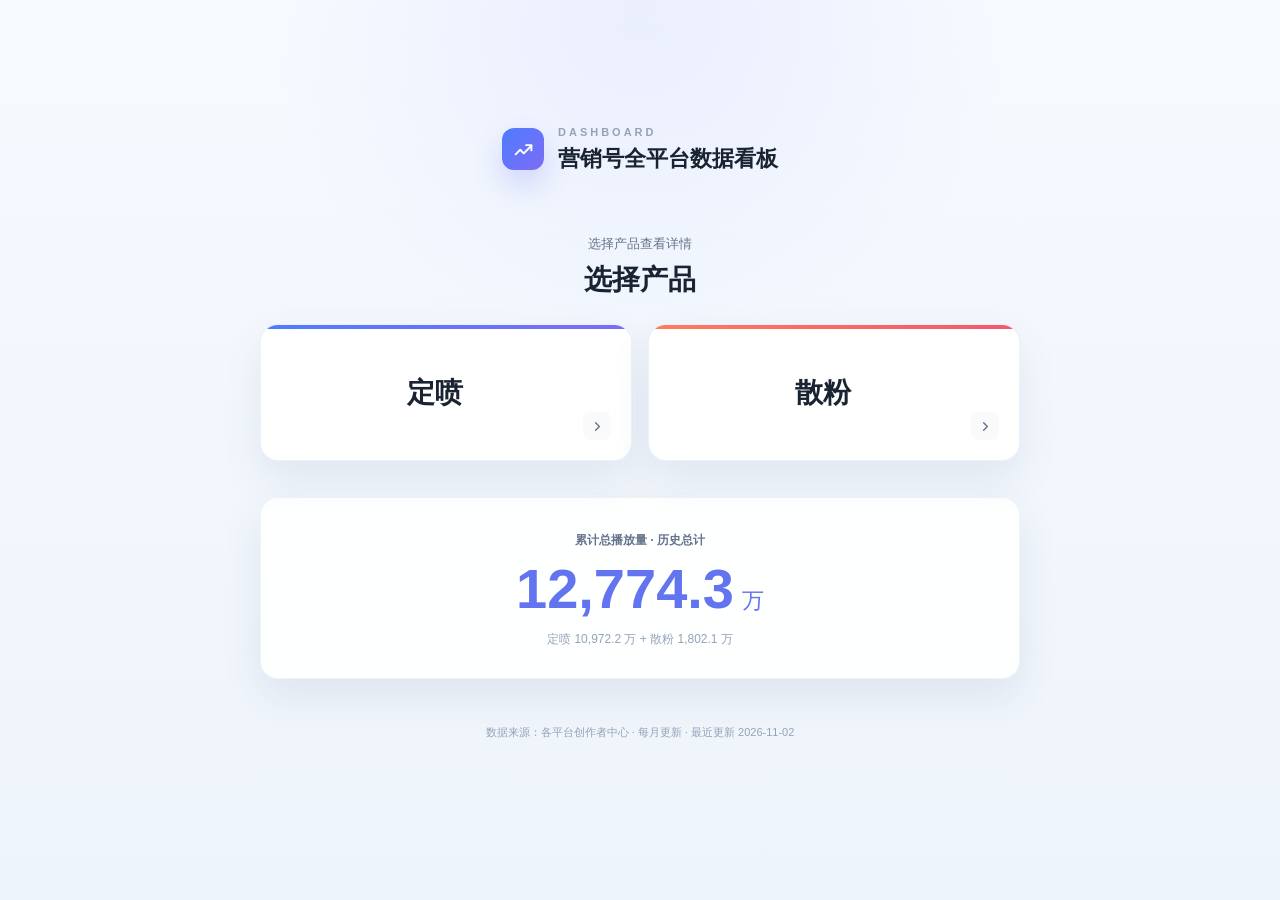
<file: index.html>
<!doctype html>
<html lang="zh-CN">
  <head>
    <meta charset="UTF-8" />
    <meta name="viewport" content="width=device-width, initial-scale=1.0" />
    <title>营销号-全平台播放量看板 - 妙搭镜像</title>
    <link rel="stylesheet" href="./styles.css" />
  </head>
  <body>
    <div id="app"></div>
    <script src="./app.js"></script>
  </body>
</html>
</file>
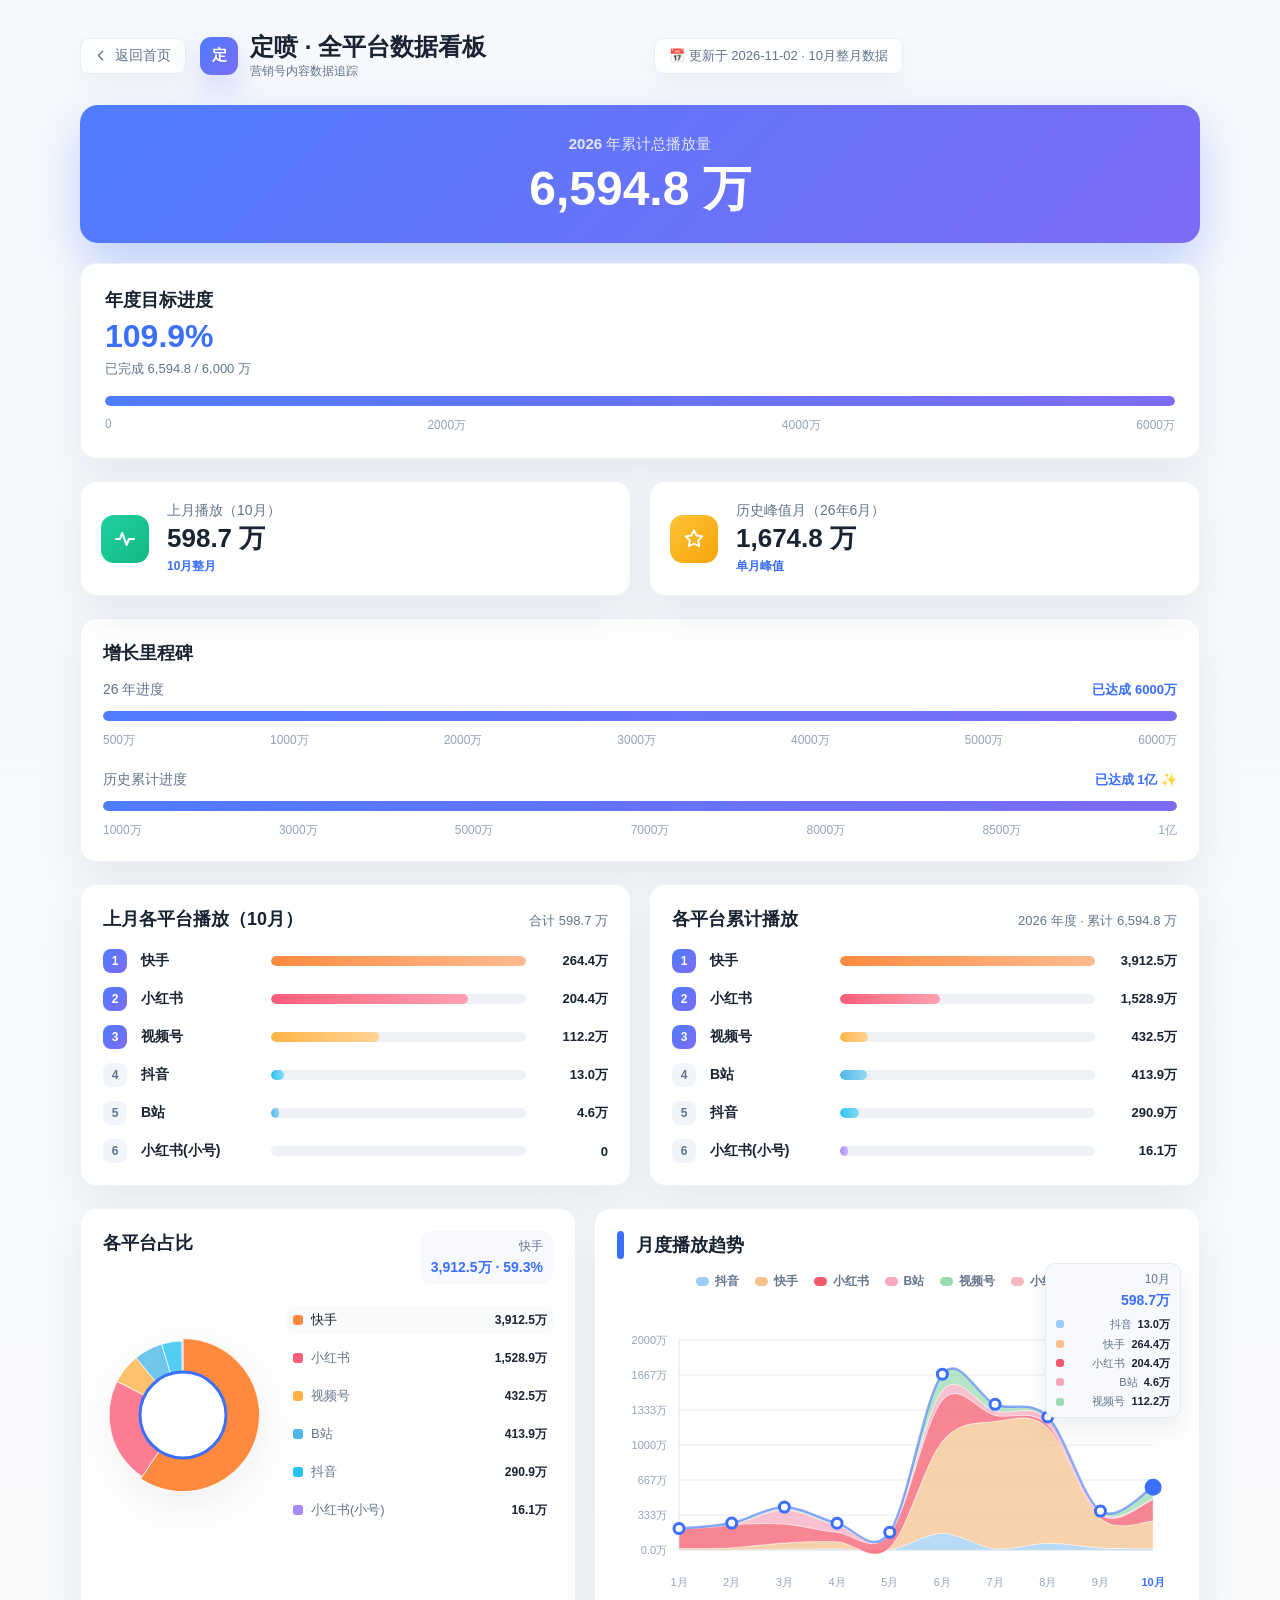
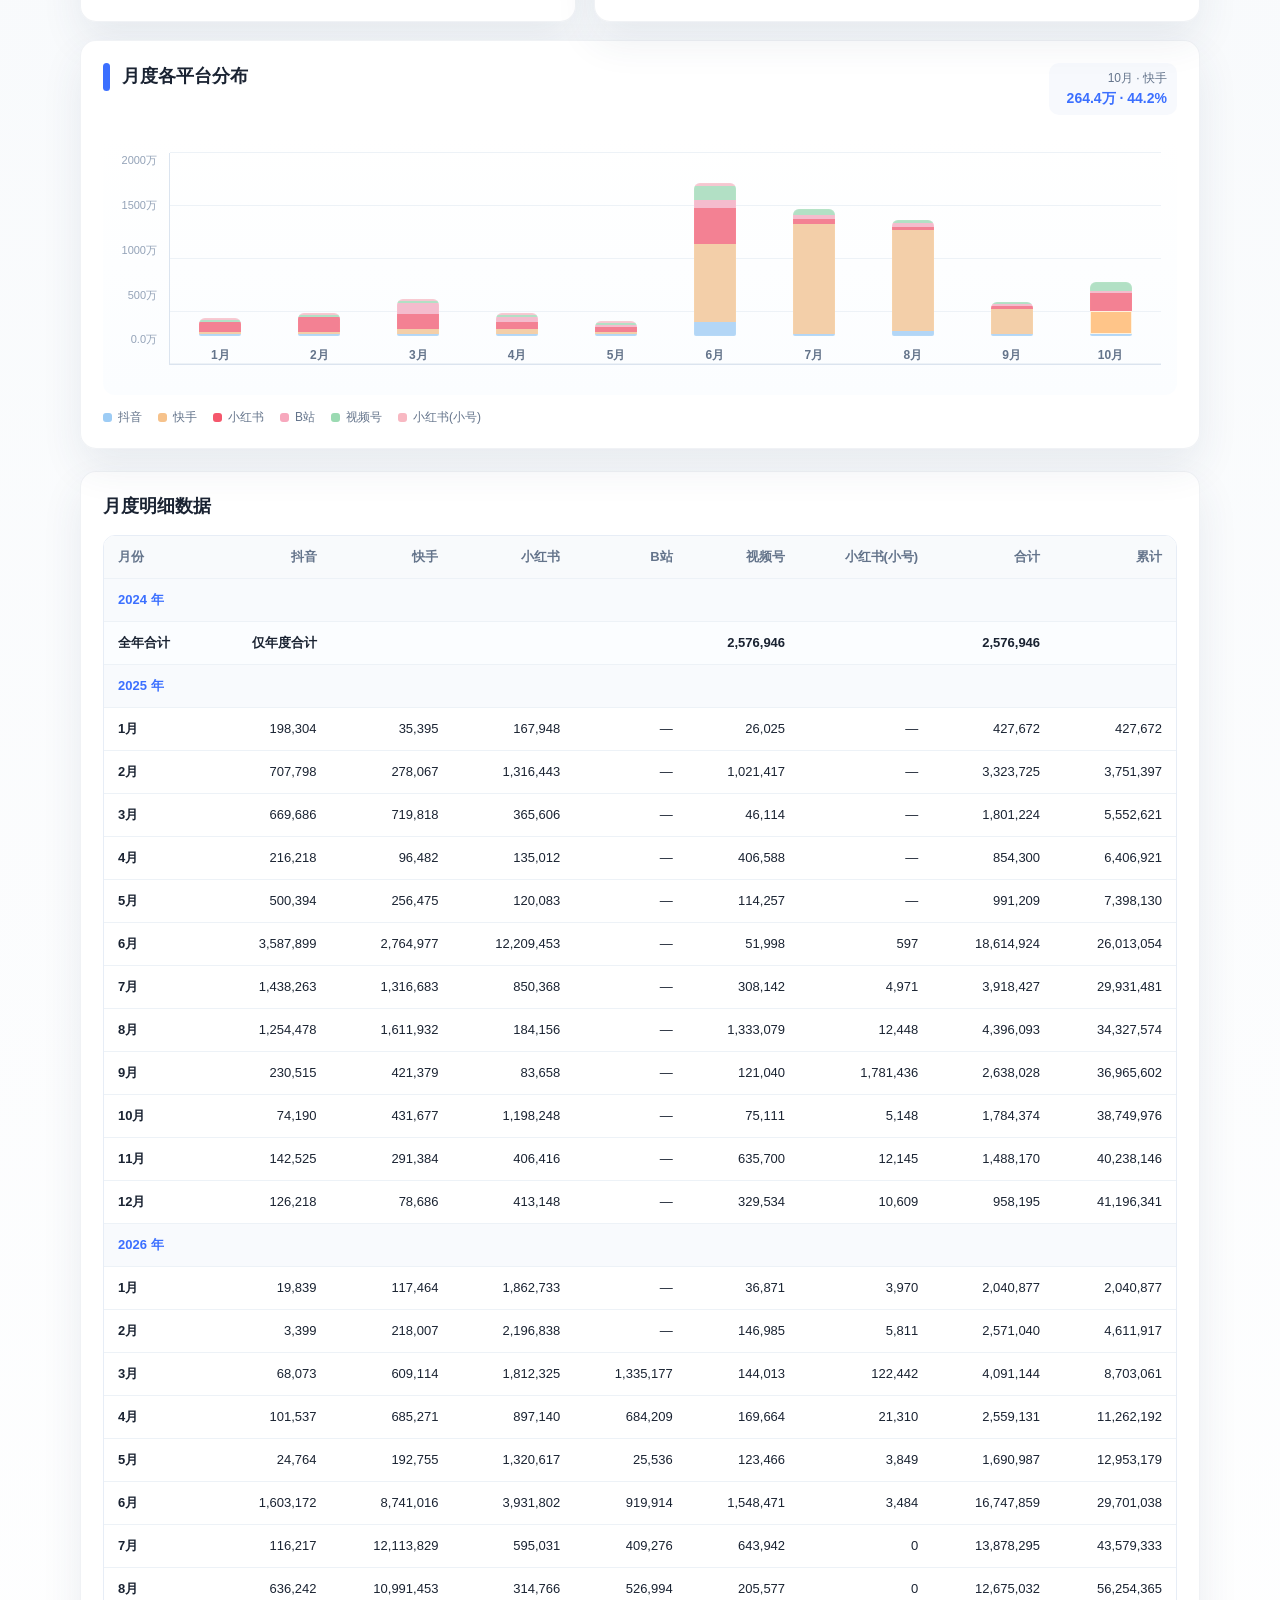
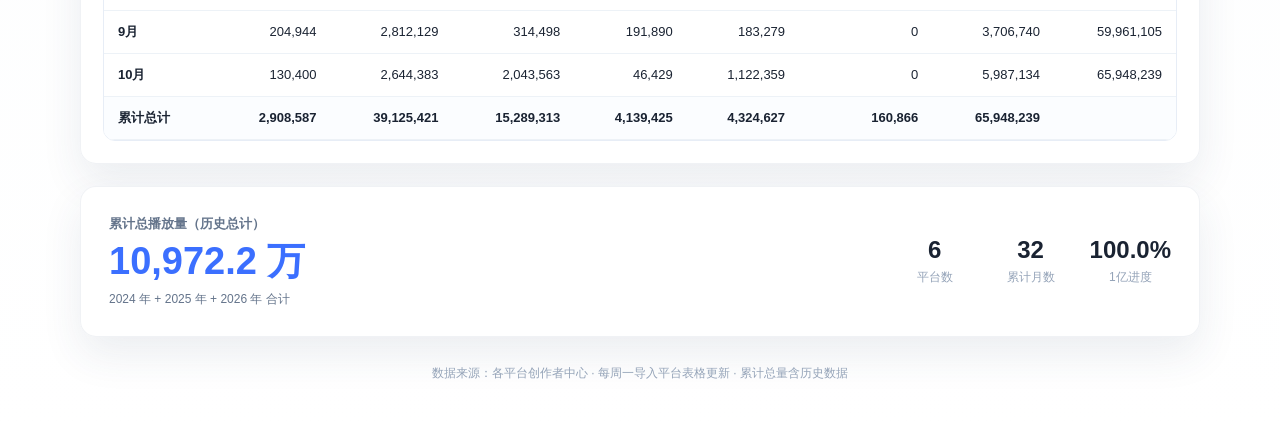
<file: dingpen.html>
<!doctype html>
<html lang="zh-CN">
  <head>
    <meta charset="UTF-8" />
    <meta name="viewport" content="width=device-width, initial-scale=1.0" />
    <title>定喷 · 全平台数据看板</title>
    <link rel="stylesheet" href="./styles.css" />
  </head>
  <body>
    <div id="app"></div>
    <script src="./app.js"></script>
  </body>
</html>
</file>
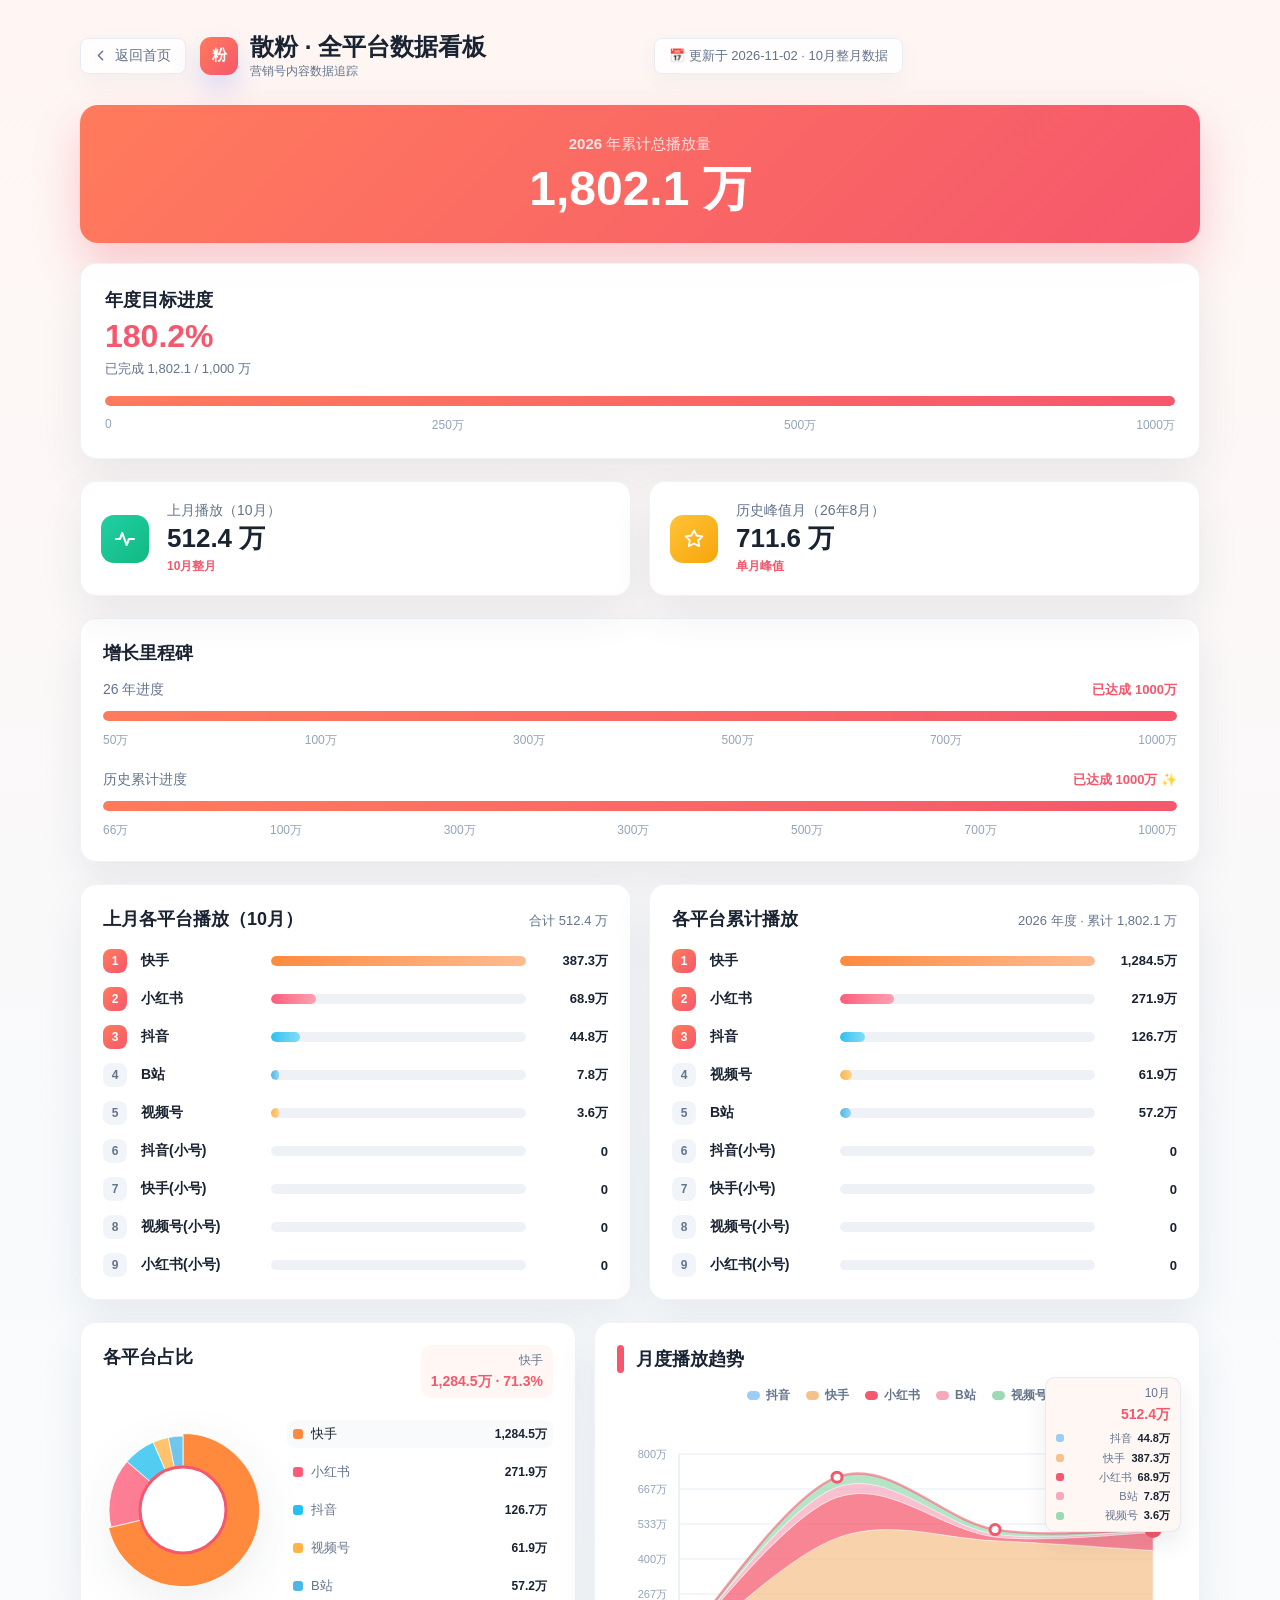
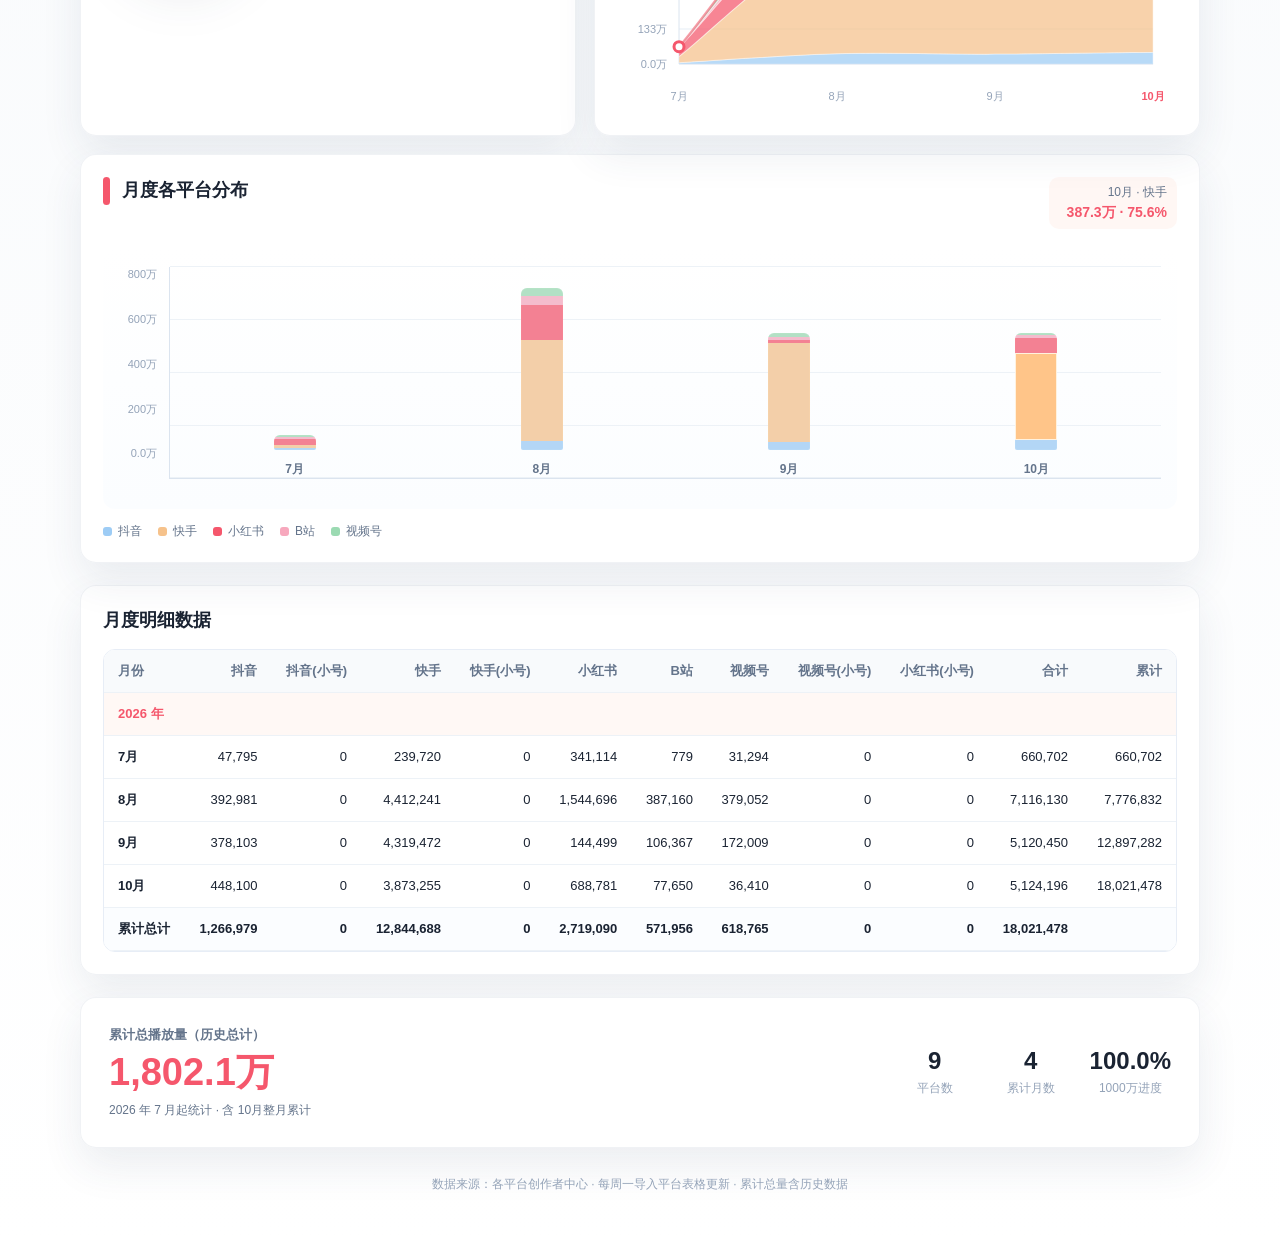
<file: zhuangqian.html>
<!doctype html>
<html lang="zh-CN">
  <head>
    <meta charset="UTF-8" />
    <meta name="viewport" content="width=device-width, initial-scale=1.0" />
    <title>散粉 · 全平台数据看板</title>
    <link rel="stylesheet" href="./styles.css" />
  </head>
  <body>
    <div id="app"></div>
    <script src="./app.js"></script>
  </body>
</html>
</file>
<file: styles.css>
:root {
  color-scheme: light;
  --ink: #1a2332;
  --muted: #64748b;
  --soft-text: #94a3b8;
  --line: #e7edf6;
  --card: #ffffff;
  --page: #f3f7fc;
  --shadow: 0 18px 42px rgba(45, 63, 97, 0.09);
  font-family: Inter, -apple-system, BlinkMacSystemFont, "Segoe UI", "PingFang SC", "Microsoft YaHei", sans-serif;
}

* {
  box-sizing: border-box;
}

body {
  margin: 0;
  min-height: 100vh;
  overflow-x: hidden;
  background: var(--page);
  color: var(--ink);
  letter-spacing: 0;
}

a {
  color: inherit;
  text-decoration: none;
}

button,
a {
  -webkit-tap-highlight-color: transparent;
}

.loading {
  padding: 80px 24px;
  text-align: center;
  color: var(--muted);
}

.home-shell {
  min-height: 100vh;
  display: grid;
  place-items: center;
  padding: 42px 24px;
  background:
    radial-gradient(circle at 50% 0%, rgba(107, 124, 245, 0.09), transparent 34%),
    linear-gradient(180deg, #f7faff 0%, #eef4fb 100%);
}

.home-panel {
  width: min(760px, 100%);
  min-height: 680px;
  display: flex;
  flex-direction: column;
  align-items: stretch;
}

.home-header {
  display: flex;
  justify-content: center;
  align-items: center;
  gap: 14px;
  margin-top: 16px;
}

.brand-mark,
.detail-mark {
  display: grid;
  place-items: center;
  color: #fff;
  background: linear-gradient(135deg, #4f7cff, #7c6cf5);
  box-shadow: 0 14px 28px rgba(91, 111, 242, 0.22);
}

.brand-mark {
  width: 42px;
  height: 42px;
  border-radius: 12px;
}

.brand-mark svg {
  width: 21px;
  height: 21px;
}

.title-sub {
  font-size: 11px;
  line-height: 1.2;
  font-weight: 600;
  color: var(--soft-text);
  letter-spacing: 3px;
}

.home-header h1 {
  margin: 6px 0 0;
  font-size: 22px;
  line-height: 1.25;
}

.select-title {
  margin: 62px 0 26px;
  text-align: center;
}

.select-title p {
  margin: 0 0 8px;
  font-size: 13px;
  font-weight: 500;
  color: var(--muted);
}

.select-title h2 {
  margin: 0;
  font-size: 28px;
  line-height: 1.35;
}

.product-grid {
  display: grid;
  grid-template-columns: repeat(2, minmax(0, 1fr));
  gap: 16px;
}

.product-card {
  position: relative;
  display: grid;
  place-items: center;
  min-height: 137px;
  padding: 34px 56px 34px 34px;
  overflow: hidden;
  border: 1px solid rgba(80, 111, 255, 0.1);
  border-radius: 18px;
  background: #fff;
  box-shadow: var(--shadow);
  transition: transform 160ms ease, box-shadow 160ms ease, border-color 160ms ease;
}

.product-card::before {
  content: "";
  position: absolute;
  inset: 0 0 auto;
  height: 4px;
  background: linear-gradient(90deg, #4f7cff, #7c6cf5);
}

.product-card.warm::before {
  background: linear-gradient(90deg, #ff7b5c, #f5576c);
}

.product-card:hover {
  transform: translateY(-3px);
  box-shadow: 0 22px 50px rgba(45, 63, 97, 0.13);
}

.pc-name {
  font-size: 28px;
  line-height: 1.35;
  font-weight: 760;
}

.pc-arrow {
  position: absolute;
  right: 20px;
  bottom: 20px;
  display: grid;
  place-items: center;
  width: 28px;
  height: 28px;
  border-radius: 8px;
  color: var(--muted);
  background: #f8fafc;
}

.pc-arrow svg {
  width: 15px;
  height: 15px;
}

.overview-card {
  margin-top: 36px;
  padding: 34px 25px 30px;
  text-align: center;
  border: 1px solid rgba(148, 163, 184, 0.12);
  border-radius: 18px;
  background: rgba(255, 255, 255, 0.92);
  box-shadow: var(--shadow);
}

.ov-label {
  font-size: 12px;
  font-weight: 600;
  color: var(--muted);
}

.ov-total {
  margin-top: 12px;
  line-height: 1;
}

.ov-total span {
  font-size: 56px;
  font-weight: 780;
  color: #6274ef;
}

.ov-total em {
  margin-left: 8px;
  font-size: 22px;
  font-style: normal;
  font-weight: 520;
  color: #6274ef;
}

.ovt-label,
.home-footer {
  color: var(--soft-text);
}

.ovt-label {
  margin-top: 14px;
  font-size: 12px;
  font-weight: 500;
}

.home-footer {
  margin-top: 44px;
  text-align: center;
  font-size: 11px;
  line-height: 1.7;
}

.detail-shell {
  min-height: 100vh;
  padding: 32px 24px 48px;
  background:
    linear-gradient(180deg, color-mix(in srgb, var(--soft) 82%, #fff 18%) 0%, #f8fafc 42%, #ffffff 100%);
}

.detail-container {
  width: min(1120px, 100%);
  margin: 0 auto;
  min-width: 0;
}

.detail-header {
  display: flex;
  flex-wrap: wrap;
  align-items: center;
  gap: 14px;
  margin-bottom: 26px;
}

.back-link,
.update-pill {
  display: inline-flex;
  align-items: center;
  height: 36px;
  border: 1px solid var(--line);
  border-radius: 8px;
  background: rgba(255, 255, 255, 0.82);
  box-shadow: 0 8px 22px rgba(60, 74, 98, 0.05);
}

.back-link {
  gap: 6px;
  padding: 0 14px 0 11px;
  color: var(--muted);
  font-size: 14px;
  font-weight: 560;
}

.back-link svg {
  width: 17px;
  height: 17px;
}

.detail-title-row {
  display: flex;
  align-items: center;
  gap: 12px;
  min-width: min(100%, 440px);
}

.detail-mark {
  width: 38px;
  height: 38px;
  flex: 0 0 38px;
  border-radius: 11px;
  font-size: 15px;
  font-weight: 760;
  background: linear-gradient(135deg, var(--grad-a), var(--grad-b));
}

.detail-header h1 {
  margin: 0;
  font-size: 24px;
  line-height: 1.25;
}

.detail-header h1 span {
  display: block;
  margin-top: 2px;
  color: var(--muted);
  font-size: 12px;
  font-weight: 520;
}

.update-pill {
  padding: 0 14px;
  color: var(--muted);
  font-size: 13px;
}

.hero-total {
  display: grid;
  place-items: center;
  min-height: 138px;
  margin-bottom: 20px;
  padding: 28px;
  color: #fff;
  border-radius: 18px;
  background: linear-gradient(135deg, var(--grad-a), var(--grad-b));
  box-shadow: 0 20px 46px color-mix(in srgb, var(--primary) 30%, transparent);
}

.hero-total div {
  font-size: 15px;
  font-weight: 560;
  opacity: 0.82;
}

.hero-total strong {
  margin-top: 8px;
  font-size: 48px;
  line-height: 1;
  font-weight: 780;
}

.target-card,
.content-card,
.quick-card,
.total-card {
  min-width: 0;
  border: 1px solid rgba(148, 163, 184, 0.14);
  border-radius: 16px;
  background: rgba(255, 255, 255, 0.94);
  box-shadow: var(--shadow);
}

.target-card {
  padding: 24px;
  margin-bottom: 22px;
}

.target-card h2,
.content-card h2,
.section-head h2 {
  margin: 0;
  font-size: 18px;
  line-height: 1.35;
}

.target-card strong {
  display: block;
  margin-top: 8px;
  color: var(--primary);
  font-size: 32px;
  line-height: 1;
}

.target-card p {
  margin: 8px 0 18px;
  color: var(--muted);
  font-size: 13px;
}

.progress {
  height: 10px;
  overflow: hidden;
  border-radius: 999px;
  background: color-mix(in srgb, var(--primary) 10%, #f1f5f9);
}

.progress span {
  display: block;
  height: 100%;
  border-radius: inherit;
  background: linear-gradient(90deg, var(--grad-a), var(--grad-b));
}

.ticks {
  display: flex;
  justify-content: space-between;
  gap: 8px;
  margin-top: 11px;
  color: var(--soft-text);
  font-size: 12px;
  white-space: nowrap;
}

.quick-grid {
  display: grid;
  grid-template-columns: repeat(2, minmax(0, 1fr));
  gap: 18px;
  margin-bottom: 22px;
}

.quick-card {
  display: flex;
  align-items: center;
  gap: 18px;
  min-height: 102px;
  padding: 20px;
}

.quick-icon {
  display: grid;
  place-items: center;
  width: 48px;
  height: 48px;
  flex: 0 0 48px;
  border-radius: 13px;
  color: #fff;
}

.quick-icon.pulse {
  background: linear-gradient(135deg, #20d0a4, #12b981);
}

.quick-icon.star {
  background: linear-gradient(135deg, #ffc338, #f7a50a);
}

.quick-icon svg {
  width: 24px;
  height: 24px;
}

.quick-card p {
  margin: 0;
  color: var(--muted);
  font-size: 14px;
}

.quick-card strong {
  display: block;
  margin-top: 4px;
  font-size: 26px;
  line-height: 1.1;
}

.quick-card span {
  display: block;
  margin-top: 5px;
  color: var(--primary);
  font-size: 12px;
  font-weight: 680;
}

.content-card {
  padding: 22px;
}

.milestone-card {
  margin-bottom: 22px;
}

.milestone + .milestone {
  margin-top: 22px;
}

.milestone-head {
  display: flex;
  justify-content: space-between;
  gap: 18px;
  margin: 16px 0 12px;
}

.milestone-head span {
  color: var(--muted);
  font-size: 14px;
}

.milestone-head strong {
  color: var(--primary);
  font-size: 13px;
}

.bars-grid,
.chart-grid {
  display: grid;
  grid-template-columns: repeat(2, minmax(0, 1fr));
  gap: 18px;
  margin-bottom: 22px;
}

.bars-grid .bar-card:last-child:nth-child(odd) {
  grid-column: 1 / -1;
}

.section-head {
  display: flex;
  justify-content: space-between;
  align-items: baseline;
  gap: 16px;
  margin-bottom: 18px;
}

.section-head p {
  margin: 0;
  color: var(--muted);
  font-size: 13px;
}

.bar-list {
  display: grid;
  gap: 14px;
}

.bar-row {
  display: grid;
  grid-template-columns: 28px minmax(82px, 120px) minmax(120px, 1fr) minmax(72px, auto);
  align-items: center;
  gap: 10px;
}

.rank {
  display: grid;
  place-items: center;
  width: 24px;
  height: 24px;
  border-radius: 8px;
  color: var(--muted);
  background: #f1f5f9;
  font-size: 12px;
  font-weight: 720;
}

.rank.top {
  color: #fff;
  background: linear-gradient(135deg, var(--grad-a), var(--grad-b));
}

.platform {
  color: var(--ink);
  font-size: 14px;
  font-weight: 650;
}

.track {
  height: 10px;
  overflow: hidden;
  border-radius: 999px;
  background: #eef2f7;
}

.track span {
  display: block;
  height: 100%;
  border-radius: inherit;
  background: linear-gradient(90deg, var(--bar), color-mix(in srgb, var(--bar) 58%, white));
}

.bar-row strong {
  color: var(--ink);
  font-size: 13px;
  text-align: right;
  white-space: nowrap;
}

.chart-grid {
  grid-template-columns: 0.9fr 1.1fr;
}

.chart-card {
  min-height: 280px;
}

.chart-title-row {
  display: flex;
  justify-content: space-between;
  align-items: flex-start;
  gap: 18px;
}

.chart-readout {
  min-width: 128px;
  padding: 8px 10px;
  border-radius: 10px;
  text-align: right;
  background: color-mix(in srgb, var(--soft) 72%, white);
}

.chart-readout span {
  display: block;
  color: var(--muted);
  font-size: 12px;
  line-height: 1.3;
}

.chart-readout strong {
  display: block;
  margin-top: 3px;
  color: var(--primary);
  font-size: 14px;
  line-height: 1.3;
  white-space: nowrap;
}

.trend-card {
  position: relative;
  grid-column: span 1;
  min-height: 280px;
}

.trend-card h2,
.stack-card h2 {
  display: inline-flex;
  align-items: center;
  gap: 12px;
}

.trend-card h2::before,
.stack-card h2::before {
  content: "";
  display: inline-block;
  width: 7px;
  height: 28px;
  border-radius: 999px;
  background: var(--primary);
}

.trend-tooltip {
  position: absolute;
  top: 54px;
  right: 18px;
  z-index: 3;
  min-width: 136px;
  max-width: 172px;
  border: 1px solid rgba(226, 232, 240, 0.82);
  box-shadow: 0 12px 24px rgba(30, 41, 59, 0.08);
}

.trend-tooltip [data-readout-details] {
  display: grid;
  gap: 5px;
  margin-top: 8px;
}

.trend-tooltip [data-readout-details] span {
  display: grid;
  grid-template-columns: 8px minmax(46px, 1fr) auto;
  align-items: center;
  gap: 6px;
  color: var(--muted);
  font-size: 11px;
}

.trend-tooltip [data-readout-details] i {
  width: 8px;
  height: 8px;
  border-radius: 3px;
}

.trend-tooltip [data-readout-details] b {
  color: var(--ink);
  font-weight: 700;
}

.trend-legend {
  display: flex;
  flex-wrap: wrap;
  justify-content: center;
  gap: 10px 16px;
  margin: 14px 0 0;
}

.trend-legend span {
  display: inline-flex;
  align-items: center;
  gap: 6px;
  color: var(--muted);
  font-size: 12px;
  font-weight: 650;
}

.trend-legend i {
  width: 13px;
  height: 9px;
  border-radius: 999px;
}

.stack-card {
  grid-column: 1 / -1;
  min-height: auto;
}

.pie-wrap {
  display: grid;
  grid-template-columns: 160px 1fr;
  gap: 24px;
  align-items: center;
  margin-top: 22px;
}

.pie-svg {
  width: 160px;
  min-height: auto;
  margin-top: 0;
  aspect-ratio: 1;
  border-radius: 50%;
  overflow: visible;
  filter: drop-shadow(0 12px 22px rgba(30, 41, 59, 0.08));
}

.pie-slice {
  cursor: pointer;
  opacity: 0.78;
  pointer-events: all;
  stroke: rgba(255, 255, 255, 0.78);
  stroke-width: 1;
  transition: opacity 160ms ease, transform 160ms ease;
  transform-origin: 80px 80px;
}

.pie-slice:hover,
.pie-slice.is-active {
  opacity: 1;
  transform: scale(1.035);
}

.pie-svg circle {
  fill: #fff;
  pointer-events: none;
  stroke: rgba(255, 255, 255, 0.92);
  stroke-width: 2;
}

.pie-wrap ul {
  display: grid;
  gap: 10px;
  margin: 0;
  padding: 0;
  list-style: none;
}

.pie-wrap li {
  display: grid;
  grid-template-columns: 10px minmax(80px, 1fr) auto;
  align-items: center;
  gap: 8px;
  padding: 5px 6px;
  border-radius: 8px;
  color: var(--muted);
  font-size: 13px;
  cursor: pointer;
  transition: background 160ms ease, color 160ms ease;
}

.pie-wrap li:hover,
.pie-wrap li.is-active {
  color: var(--ink);
  background: #f8fafc;
}

.pie-wrap li span {
  width: 10px;
  height: 10px;
  border-radius: 3px;
}

.pie-wrap li strong {
  color: var(--ink);
  font-size: 12px;
}

.chart-card svg {
  width: 100%;
  min-height: 230px;
  margin-top: 16px;
  overflow: visible;
}

.chart-card .pie-svg {
  width: 160px;
  min-height: auto;
  margin-top: 0;
}

.trend-area-svg {
  min-height: 230px;
}

.grid-line {
  fill: none;
  stroke: #e6edf6;
  stroke-width: 1;
}

.axis-line {
  stroke: #dbe4ef;
  stroke-width: 1;
}

.trend-layer {
  opacity: 0.72;
  stroke: rgba(255, 255, 255, 0.45);
  stroke-width: 1;
}

.trend-top-line {
  fill: none;
  stroke: var(--primary);
  stroke-width: 2.4;
  stroke-linecap: round;
  stroke-linejoin: round;
  opacity: 0.58;
}

.trend-hit {
  fill: transparent;
  cursor: pointer;
}

.chart-card circle {
  fill: #fff;
  stroke: var(--primary);
  stroke-width: 3;
}

.trend-point,
.trend-label {
  cursor: pointer;
}

.trend-point {
  transition: r 160ms ease, fill 160ms ease;
}

.trend-point:hover,
.trend-point.is-active {
  fill: var(--primary);
  r: 7;
}

.trend-hit:hover + .trend-point {
  fill: var(--primary);
  r: 7;
}

.chart-card text {
  fill: var(--soft-text);
  font-size: 11px;
  text-anchor: middle;
}

.chart-card .axis-label {
  text-anchor: end;
  fill: #94a3b8;
}

.trend-label:hover,
.trend-label.is-active {
  fill: var(--primary);
  font-weight: 700;
}

.stack-chart {
  position: relative;
  display: grid;
  grid-template-columns: 56px 1fr;
  gap: 10px;
  height: 260px;
  margin-top: 20px;
  padding: 18px 16px 30px 0;
  border-radius: 12px;
  background: linear-gradient(180deg, #ffffff 0%, #fbfdff 100%);
}

.stack-axis {
  display: flex;
  flex-direction: column;
  justify-content: space-between;
  align-items: flex-end;
  height: 100%;
  padding: 0 2px 18px 0;
  color: #94a3b8;
  font-size: 11px;
}

.stack-plot {
  position: relative;
  height: 100%;
  border-left: 1px solid #dbe4ef;
  border-bottom: 1px solid #dbe4ef;
}

.stack-grid-line {
  position: absolute;
  left: 0;
  right: 0;
  height: 1px;
  background: #edf2f7;
}

.stack-columns {
  position: relative;
  z-index: 1;
  display: grid;
  grid-auto-flow: column;
  grid-auto-columns: minmax(34px, 1fr);
  align-items: end;
  gap: clamp(12px, 3vw, 34px);
  height: 100%;
  padding: 0 18px;
}

.stack-column {
  display: grid;
  grid-template-rows: minmax(0, 1fr) 18px;
  align-items: end;
  justify-items: center;
  gap: 10px;
  height: 100%;
}

.stack-column > span {
  color: var(--muted);
  font-size: 12px;
  font-weight: 650;
}

.stack-column-track {
  display: flex;
  flex-direction: column-reverse;
  width: min(42px, 80%);
  min-height: 8px;
  overflow: hidden;
  border-radius: 6px 6px 2px 2px;
  background: #eef2f8;
  box-shadow: inset 0 0 0 1px rgba(255, 255, 255, 0.68);
}

.stack-column-track i {
  display: block;
  width: 100%;
  min-height: 2px;
  cursor: pointer;
  opacity: 0.72;
  transition: opacity 160ms ease, filter 160ms ease, transform 160ms ease;
}

.stack-column-track i:hover,
.stack-column-track i.is-active {
  opacity: 1;
  filter: saturate(1.08) brightness(1.02);
}

.stack-column-track i.is-active {
  box-shadow: inset 0 0 0 1px rgba(255, 255, 255, 0.7);
}

.stack-legend {
  display: flex;
  flex-wrap: wrap;
  gap: 10px 16px;
  margin-top: 14px;
}

.stack-legend span {
  display: inline-flex;
  align-items: center;
  gap: 6px;
  color: var(--muted);
  font-size: 12px;
}

.stack-legend i {
  width: 9px;
  height: 9px;
  border-radius: 3px;
}

.table-card {
  margin-bottom: 22px;
}

.table-scroll {
  display: block;
  width: 100%;
  max-width: 100%;
  margin-top: 16px;
  overflow-x: auto;
  overflow-y: hidden;
  border: 1px solid var(--line);
  border-radius: 12px;
  -webkit-overflow-scrolling: touch;
}

table {
  width: 100%;
  min-width: 880px;
  border-collapse: collapse;
  background: #fff;
}

th,
td {
  padding: 12px 14px;
  border-bottom: 1px solid #edf2f7;
  text-align: right;
  font-size: 13px;
  white-space: nowrap;
}

th {
  position: sticky;
  top: 0;
  z-index: 1;
  color: var(--muted);
  background: #f8fafc;
  font-weight: 720;
}

th:first-child,
td:first-child {
  text-align: left;
}

.year-row td {
  color: var(--primary);
  background: color-mix(in srgb, var(--soft) 64%, white);
  font-weight: 760;
  text-align: left;
}

.summary-row td {
  background: #fbfdff;
  font-weight: 760;
}

.month-cell {
  color: var(--ink);
  font-weight: 700;
}

.total-card {
  display: grid;
  grid-template-columns: 1fr auto;
  gap: 24px;
  align-items: center;
  padding: 28px;
}

.total-card p,
.total-card span {
  margin: 0;
  color: var(--muted);
}

.total-card p {
  font-size: 13px;
  font-weight: 650;
}

.total-card strong {
  display: block;
  margin: 9px 0;
  color: var(--primary);
  font-size: 38px;
  line-height: 1;
}

.total-card span {
  font-size: 12px;
}

.total-card dl {
  display: flex;
  gap: 22px;
  margin: 0;
}

.total-card dl div {
  min-width: 74px;
  text-align: center;
}

.total-card dt {
  color: var(--ink);
  font-size: 24px;
  font-weight: 780;
}

.total-card dd {
  margin: 5px 0 0;
  color: var(--soft-text);
  font-size: 12px;
}

.detail-footer {
  margin-top: 28px;
  text-align: center;
  color: var(--soft-text);
  font-size: 12px;
}

@media (max-width: 820px) {
  html,
  body,
  #app {
    width: 100%;
    max-width: 100%;
    overflow-x: hidden;
  }

  .home-shell {
    place-items: start center;
    padding: 28px 18px;
  }

  .home-panel {
    min-height: auto;
  }

  .home-header {
    margin-top: 10px;
  }

  .select-title {
    margin-top: 48px;
  }

  .product-grid,
  .quick-grid,
  .bars-grid,
  .chart-grid {
    grid-template-columns: 1fr;
    min-width: 0;
  }

  .product-card {
    min-height: 112px;
  }

  .overview-card {
    margin-top: 26px;
  }

  .ov-total span {
    font-size: 44px;
  }

  .detail-shell {
    width: 100%;
    max-width: 100vw;
    padding: 22px 14px 36px;
    overflow-x: hidden;
  }

  .detail-container {
    width: 100%;
    max-width: 100%;
    overflow-x: hidden;
  }

  .detail-header {
    align-items: flex-start;
  }

  .detail-title-row {
    order: -1;
    width: 100%;
  }

  .detail-header h1 {
    font-size: 21px;
  }

  .hero-total {
    min-height: 124px;
  }

  .hero-total strong {
    font-size: 40px;
  }

  .bar-row {
    grid-template-columns: 28px minmax(72px, 94px) minmax(90px, 1fr) minmax(58px, auto);
    gap: 8px;
  }

  .platform,
  .bar-row strong {
    font-size: 12px;
  }

  .pie-wrap {
    grid-template-columns: 1fr;
    justify-items: center;
    gap: 16px;
  }

  .chart-card .pie-svg {
    width: min(220px, 68vw);
  }

  .pie-wrap ul {
    width: 100%;
  }

  .total-card {
    grid-template-columns: 1fr;
  }

  .total-card dl {
    justify-content: space-between;
  }
}

@media (max-width: 520px) {
  .home-header {
    justify-content: flex-start;
  }

  .select-title {
    text-align: left;
  }

  .product-card {
    padding-left: 24px;
    place-items: center start;
  }

  .pc-name {
    font-size: 25px;
  }

  .ov-total span {
    font-size: 38px;
  }

  .hero-total strong,
  .total-card strong {
    font-size: 34px;
  }

  .ticks {
    overflow-x: auto;
    padding-bottom: 4px;
  }

  .quick-card {
    align-items: flex-start;
  }

  .content-card {
    padding: 18px;
  }

  .chart-title-row,
  .section-head,
  .milestone-head {
    gap: 10px;
  }

  .chart-readout {
    min-width: 0;
    max-width: 46%;
    padding: 7px 8px;
  }

  .chart-readout strong {
    white-space: normal;
  }

  .trend-tooltip {
    position: static;
    max-width: none;
    width: 100%;
    margin-top: 10px;
    text-align: left;
  }

  .trend-area-svg {
    min-height: 190px;
  }

  .stack-chart {
    grid-template-columns: 46px 1fr;
    height: 220px;
    padding-right: 6px;
  }

  .stack-columns {
    grid-auto-columns: minmax(28px, 1fr);
    gap: 8px;
    padding: 0 8px;
  }

  .stack-column-track {
    width: min(30px, 80%);
  }

  .table-card {
    overflow: hidden;
  }

  table {
    min-width: 760px;
  }
}
</file>
